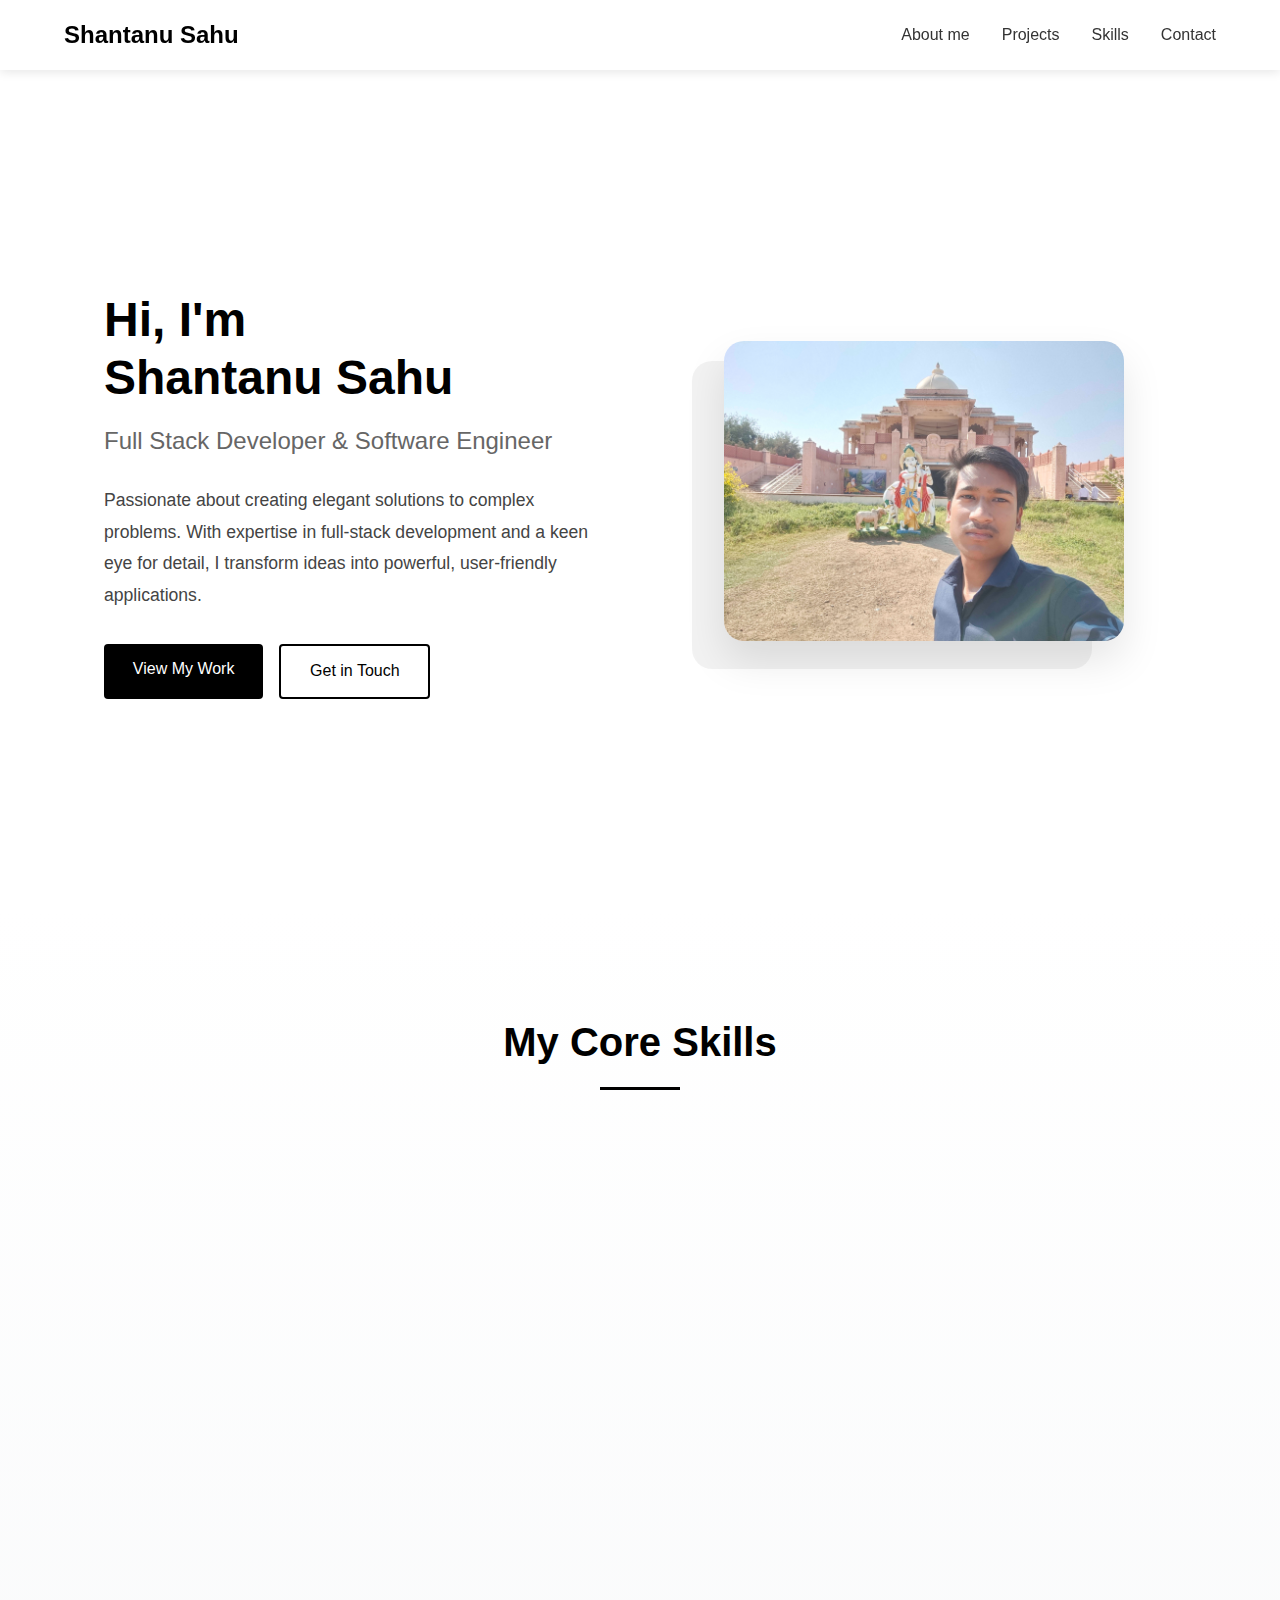
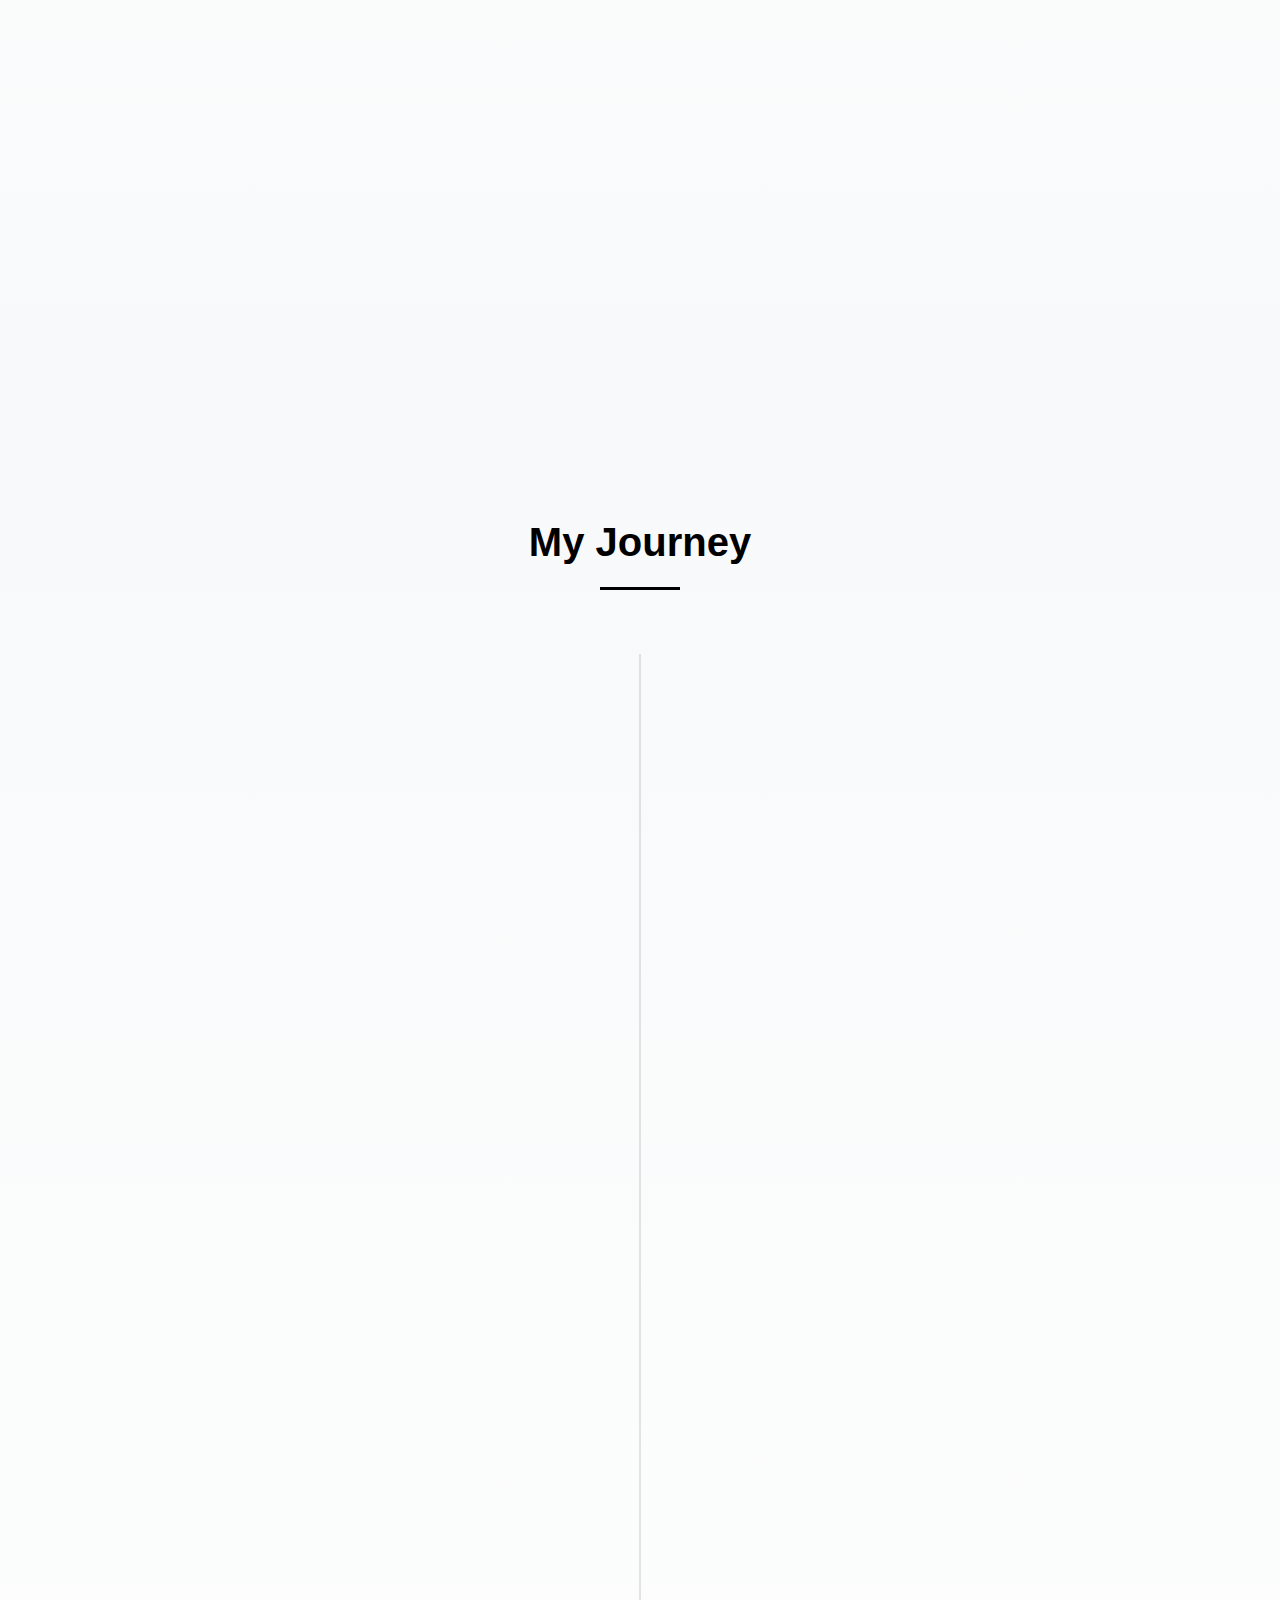
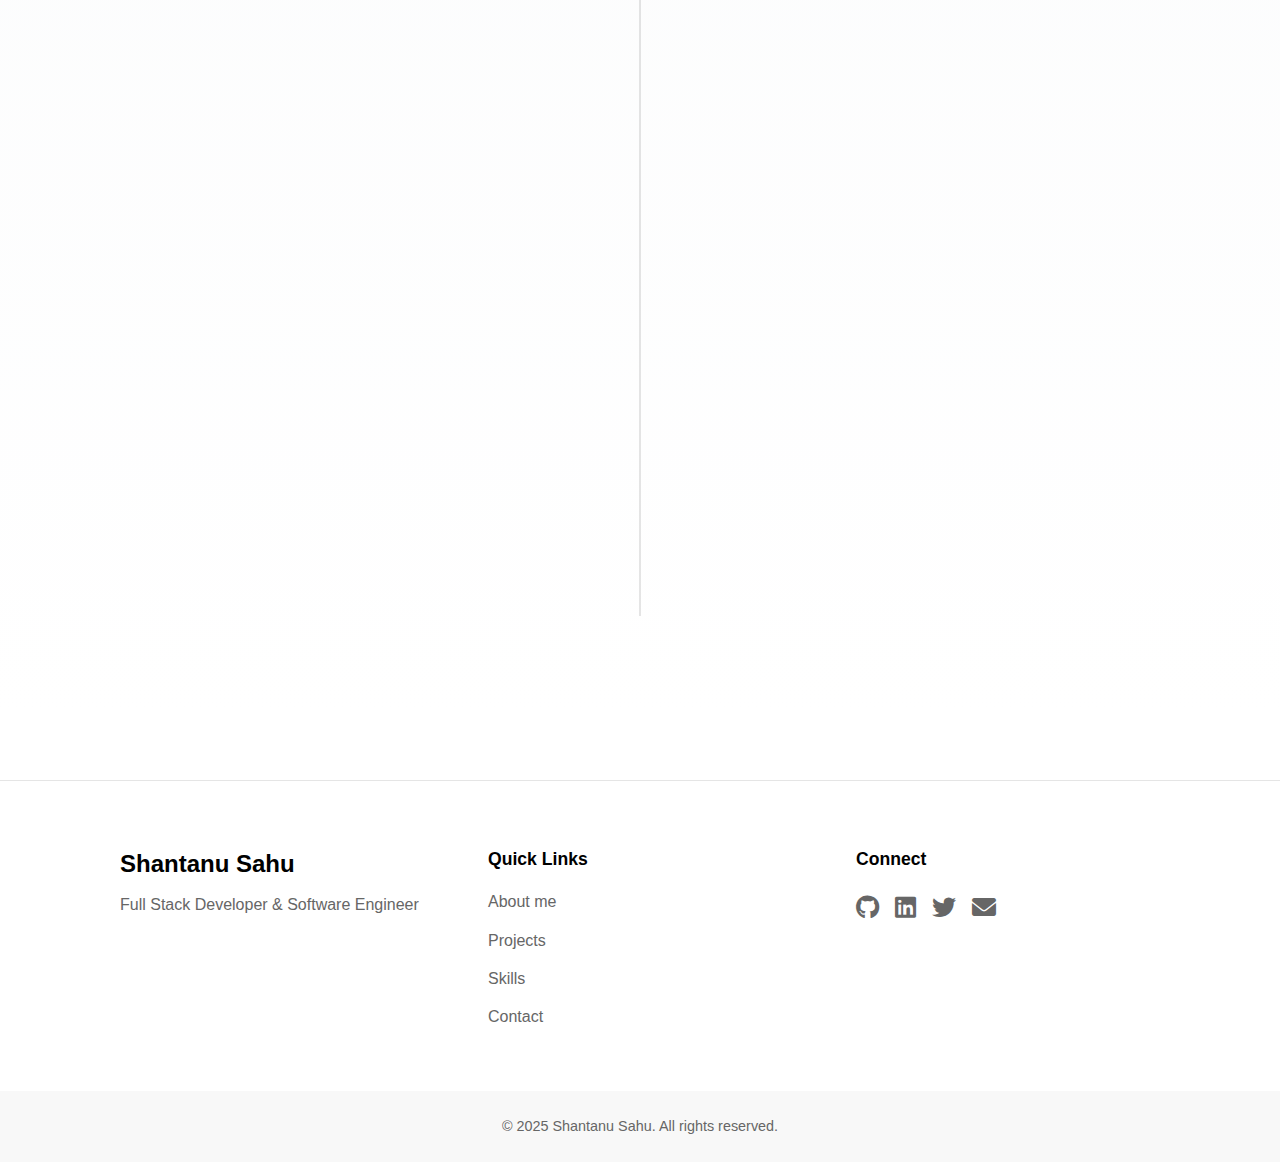
<file: index.html>
<!DOCTYPE html>
<html lang="en">
<head>
    <meta charset="UTF-8">
    <meta name="viewport" content="width=device-width, initial-scale=1.0">
    <title>Shantanu Sahu</title>
    <link rel="stylesheet" href="https://cdnjs.cloudflare.com/ajax/libs/font-awesome/6.0.0/css/all.min.css">
    <link rel="stylesheet" href="style.css">
</head>
<body>
    <nav class="navbar">
        <div class="nav-brand">
            <a href="./index.html" class="logo">Shantanu Sahu</a>
        </div>
        <div class="nav-toggle" id="navToggle">
            <i class="fas fa-bars"></i>
        </div>
        <ul class="nav-menu">
            <li class="nav-item"><a href="./about.html" class="nav-link">About me</a></li>
            <li class="nav-item"><a href="./projects.html" class="nav-link">Projects</a></li>
            <li class="nav-item"><a href="./skills.html" class="nav-link">Skills</a></li>
            <li class="nav-item"><a href="./contact.html" class="nav-link">Contact</a></li>
        </ul>
    </nav>

    <section class="hero-section">
        <div class="hero-container">
            <div class="hero-content">
                <div class="hero-text">
                    <h1 class="hero-title">Hi, I'm <span class="highlight">Shantanu Sahu</span></h1>
                    <h2 class="hero-subtitle">Full Stack Developer & Software Engineer</h2>
                    <p class="hero-description">
                        Passionate about creating elegant solutions to complex problems. 
                        With expertise in full-stack development and a keen eye for detail, 
                        I transform ideas into powerful, user-friendly applications.
                    </p>
                    <div class="hero-buttons">
                        <a href="./projects.html" class="btn btn-primary">View My Work</a>
                        <a href="./contact.html" class="btn btn-secondary">Get in Touch</a>
                    </div>
                </div>
                <div class="hero-image">
                    <img src="./assets/profile-image.jpg" alt="Shantanu Sahu" class="profile-image">
                    <div class="background-shape"></div>
                </div>
            </div>
        </div>
    </section>

        <section class="section-2" id="skills">
        <div class="container">
            <h2 class="section-title">My Core Skills</h2>
            <div class="skills-grid">
                <!-- Card 1 -->
                <div class="skill-card">
                    <div class="card-icon">
                        <i class="fas fa-code"></i>
                    </div>
                    <h3 class="card-title">Full Stack Web Development</h3>
                    <p class="card-content">
                        Expertise in building responsive web applications using modern technologies like React, Node.js, Express, and MongoDB.
                    </p>
                    <div class="skill-level">
                        <div class="level-bar" style="width: 90%;"></div>
                        <span>90%</span>
                    </div>
                </div>
                
                <!-- Card 2 -->
                <div class="skill-card">
                    <div class="card-icon">
                        <i class="fas fa-mobile-alt"></i>
                    </div>
                    <h3 class="card-title">Full Stack App Development</h3>
                    <p class="card-content">
                        Skilled in developing cross-platform mobile applications using React Native and Flutter with backend integration.
                    </p>
                    <div class="skill-level">
                        <div class="level-bar" style="width: 85%;"></div>
                        <span>85%</span>
                    </div>
                </div>
                
                <!-- Card 3 -->
                <div class="skill-card">
                    <div class="card-icon">
                        <i class="fas fa-project-diagram"></i>
                    </div>
                    <h3 class="card-title">DSA in Python</h3>
                    <p class="card-content">
                        Strong foundation in Data Structures and Algorithms with Python, solving complex problems efficiently.
                    </p>
                    <div class="skill-level">
                        <div class="level-bar" style="width: 88%;"></div>
                        <span>88%</span>
                    </div>
                </div>
                
                <!-- Card 4 -->
                <div class="skill-card">
                    <div class="card-icon">
                        <i class="fas fa-chart-bar"></i>
                    </div>
                    <h3 class="card-title">Data Analysis</h3>
                    <p class="card-content">
                        Proficient in data cleaning, visualization, and statistical analysis using Python, Pandas, and SQL.
                    </p>
                    <div class="skill-level">
                        <div class="level-bar" style="width: 82%;"></div>
                        <span>82%</span>
                    </div>
                </div>
            </div>
        </div>
    </section>

    <section class="timeline-section" id="journey">
        <div class="container">
            <h2 class="section-title">My Journey</h2>
            <div class="timeline">
                <div class="timeline-item">
                    <div class="timeline-dot"></div>
                    <div class="timeline-content">
                        <div class="timeline-date">2024 - Present</div>
                        <h3>Dual Degree Journey Begins</h3>
                        <p>Started BS in Data Science and Applications at IIT Madras while continuing my B.E. Journey showing determination for parallel learning and growth.</p>
                        <span class="timeline-location">IIT Madras</span>
                    </div>
                </div>

                <div class="timeline-item">
                    <div class="timeline-dot"></div>
                    <div class="timeline-content">
                        <div class="timeline-date">2023 - Present</div>
                        <h3>Bachelor of Engineering</h3>
                        <p>Embarked on my engineering journey in Electronics and Communication, diving deep into the world of technology and innovation.</p>
                        <span class="timeline-location">Electronics & Communication Engineering</span>
                    </div>
                </div>

                <div class="timeline-item">
                    <div class="timeline-dot"></div>
                    <div class="timeline-content">
                        <div class="timeline-date">March 2022</div>
                        <h3>Higher Secondary Education</h3>
                        <p>Successfully completed Class 12th, marking the end of school education and preparing for higher studies.</p>
                        <span class="timeline-location">12th Standard</span>
                    </div>
                </div>

                <div class="timeline-item">
                    <div class="timeline-dot"></div>
                    <div class="timeline-content">
                        <div class="timeline-date">March 2020</div>
                        <h3>Secondary Education</h3>
                        <p>Completed Class 10th, laying the foundation for future academic pursuits.</p>
                        <span class="timeline-location">10th Standard</span>
                    </div>
                </div>

                <div class="timeline-item">
                    <div class="timeline-dot"></div>
                    <div class="timeline-content">
                        <div class="timeline-date">October 2005</div>
                        <h3>The Beginning</h3>
                        <p>Where the journey began. Born with a destiny to explore and create in the world of technology.</p>
                        <span class="timeline-location">Birth Date</span>
                    </div>
                </div>
            </div>
        </div>
    </section>

    <footer class="footer">
        <div class="footer-content">
            <div class="footer-section">
                <h3 class="footer-title">Shantanu Sahu</h3>
                <p class="footer-description">Full Stack Developer & Software Engineer</p>
            </div>
            <div class="footer-section">
                <h4 class="footer-subtitle">Quick Links</h4>
                <ul class="footer-links">
                    <li><a href="./about.html">About me</a></li>
                    <li><a href="./projects.html">Projects</a></li>
                    <li><a href="./skills.html">Skills</a></li>
                    <li><a href="./contact.html">Contact</a></li>
                </ul>
            </div>
            <div class="footer-section">
                <h4 class="footer-subtitle">Connect</h4>
                <div class="social-links">
                    <a href="#" class="social-link"><i class="fab fa-github"></i></a>
                    <a href="#" class="social-link"><i class="fab fa-linkedin"></i></a>
                    <a href="#" class="social-link"><i class="fab fa-twitter"></i></a>
                    <a href="#" class="social-link"><i class="fas fa-envelope"></i></a>
                </div>
            </div>
        </div>
        <div class="footer-bottom">
            <p>&copy; 2025 Shantanu Sahu. All rights reserved.</p>
        </div>
    </footer>

    <script src="script.js"></script>
</body>
</html>
</file>
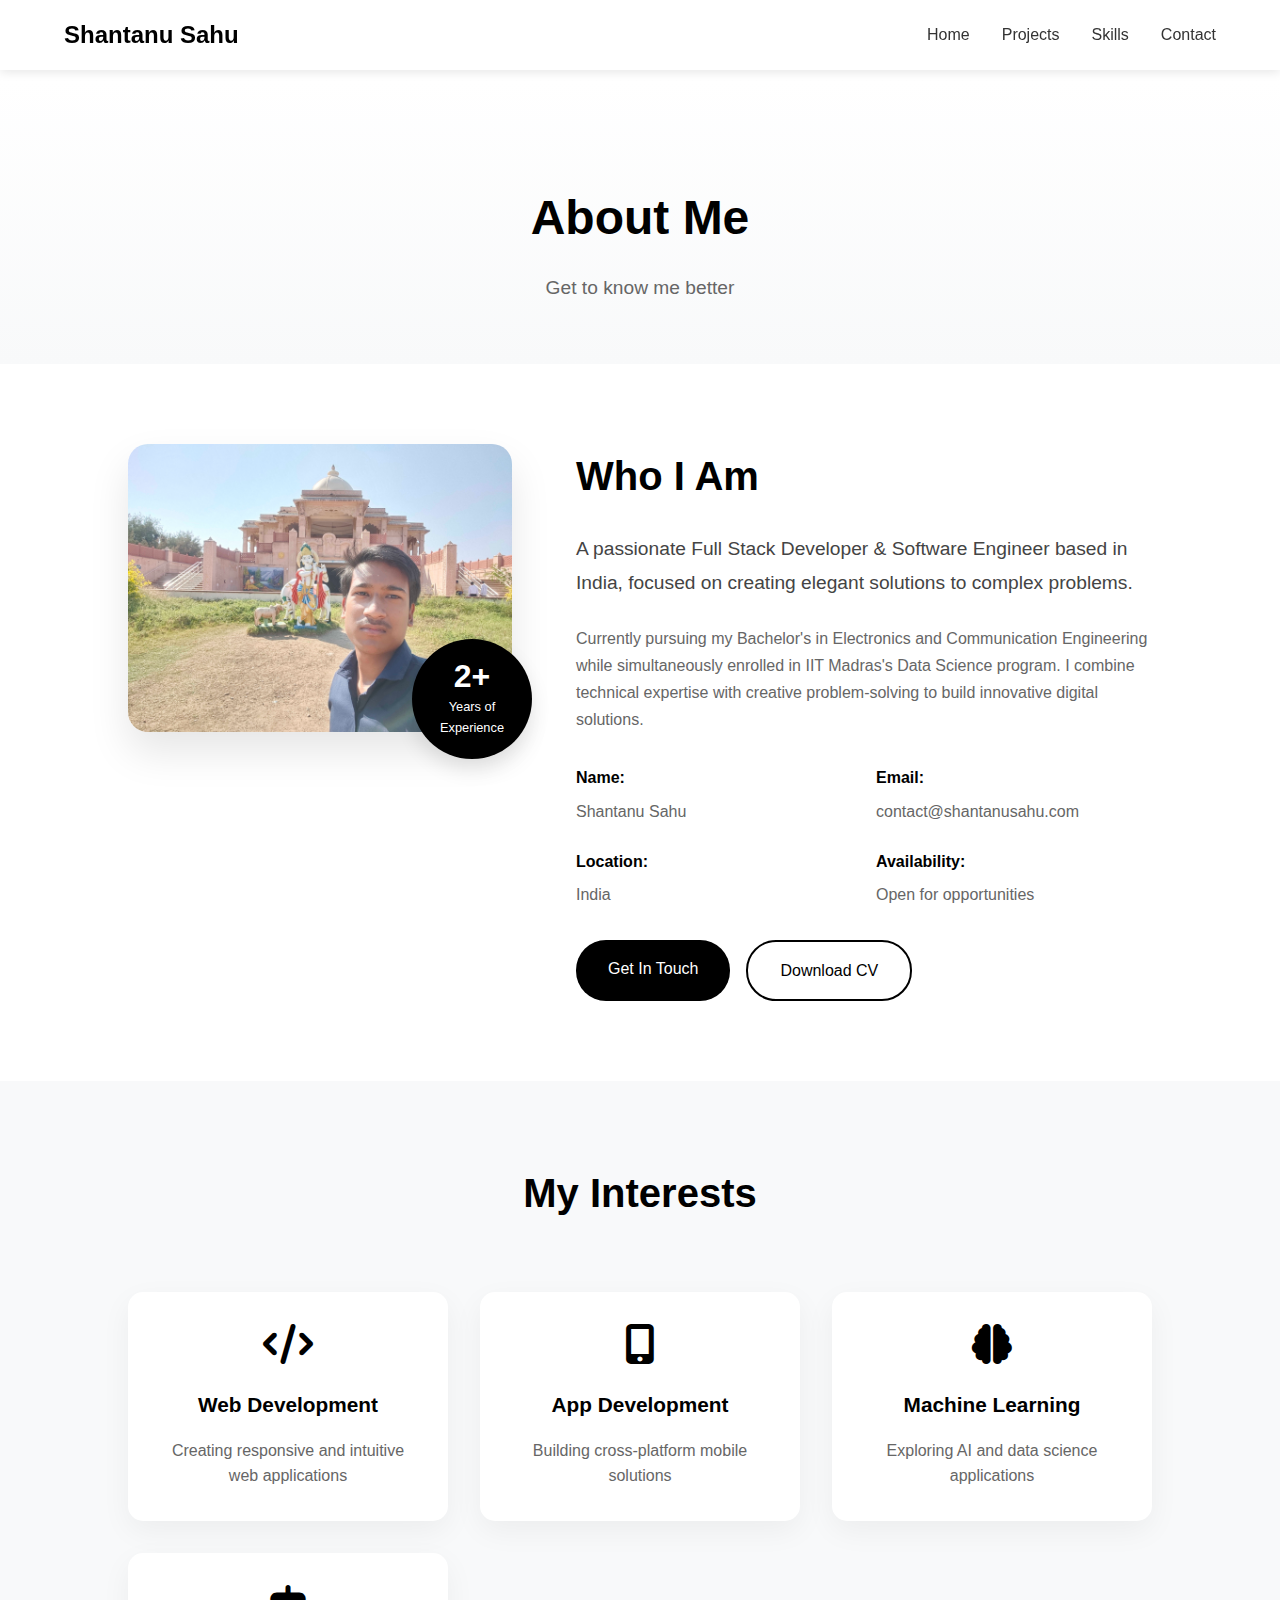
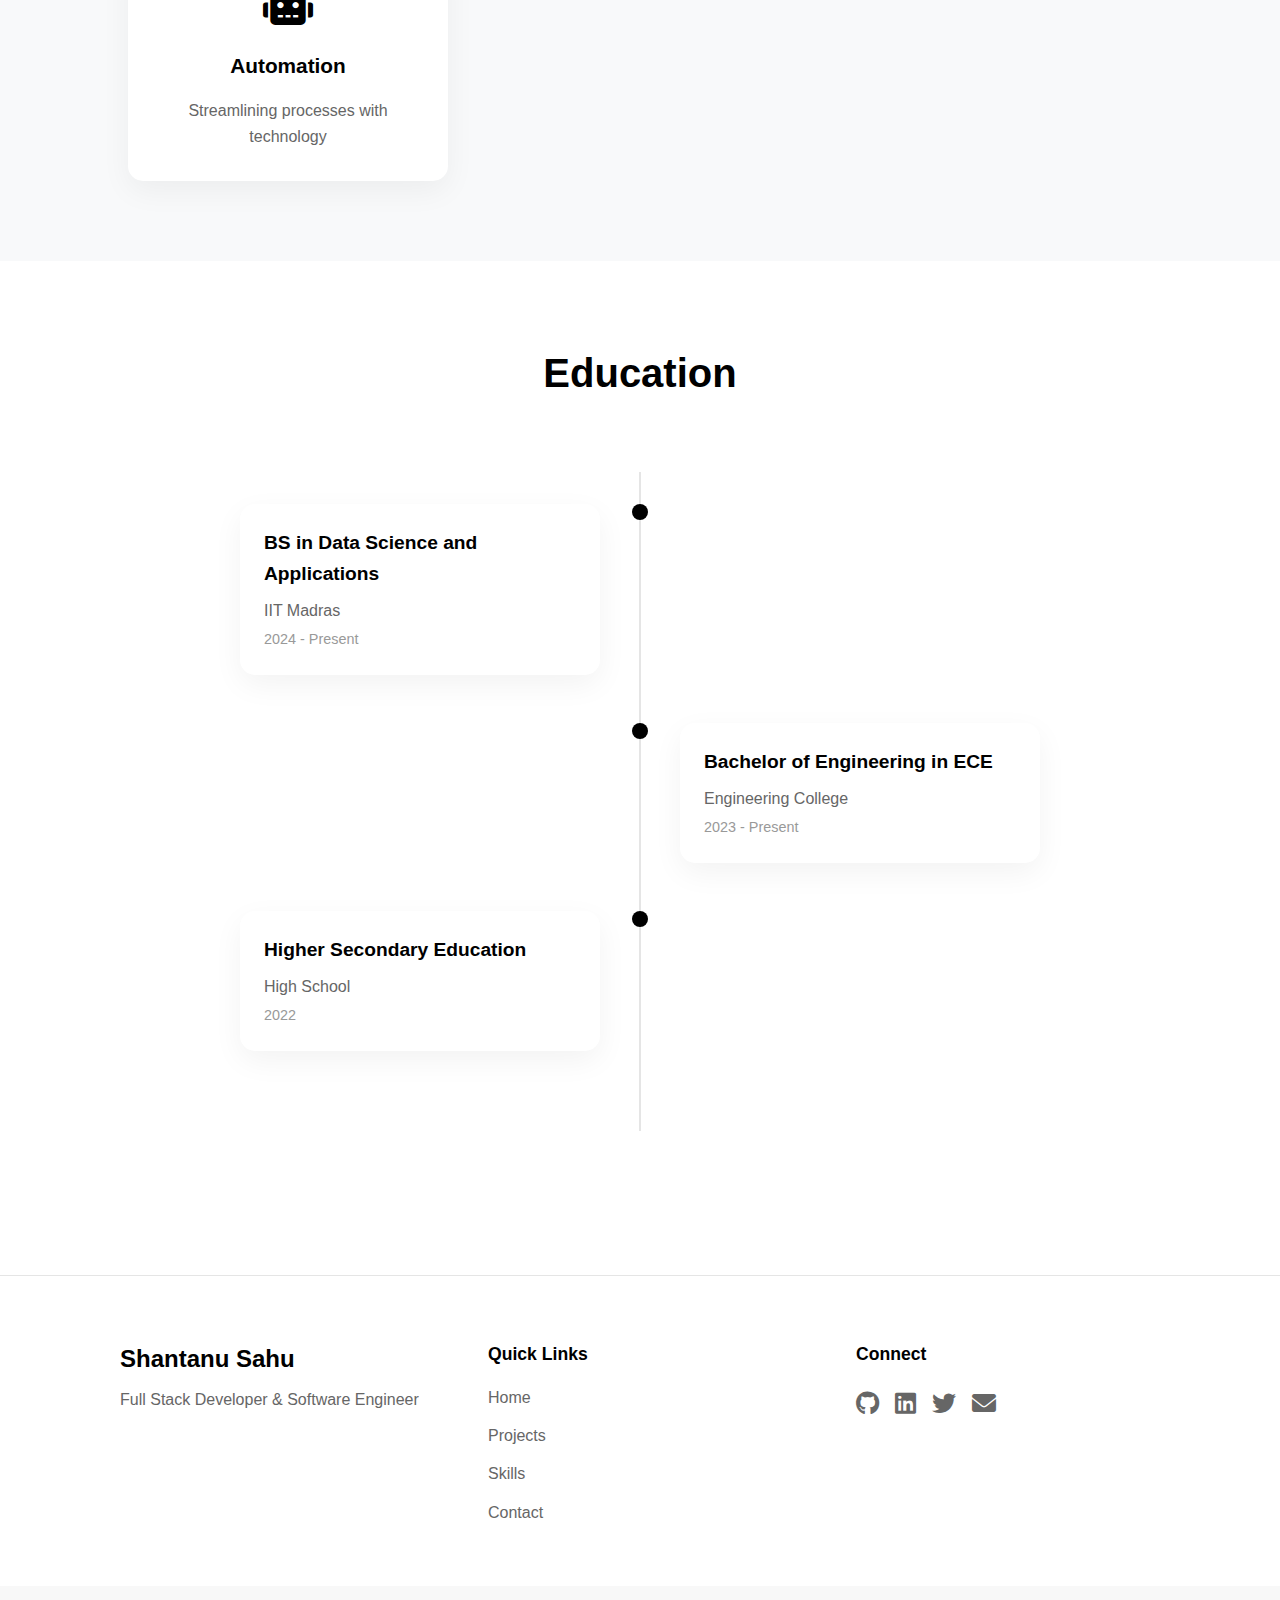
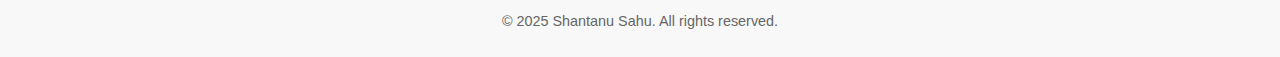
<file: about.html>
<!DOCTYPE html>
<html lang="en">
<head>
    <meta charset="UTF-8">
    <meta name="viewport" content="width=device-width, initial-scale=1.0">
    <title>Shantanu Sahu</title>
    <link rel="stylesheet" href="https://cdnjs.cloudflare.com/ajax/libs/font-awesome/6.0.0/css/all.min.css">
    <link rel="stylesheet" href="style.css">
    <link rel="stylesheet" href="about.css">
</head>
<body>
    <nav class="navbar">
        <div class="nav-brand">
            <a href="./index.html" class="logo">Shantanu Sahu</a>
        </div>
        <div class="nav-toggle" id="navToggle">
            <i class="fas fa-bars"></i>
        </div>
        <ul class="nav-menu">
            <li class="nav-item"><a href="./index.html" class="nav-link active">Home</a></li>
            <li class="nav-item"><a href="./projects.html" class="nav-link">Projects</a></li>
            <li class="nav-item"><a href="./skills.html" class="nav-link">Skills</a></li>
            <li class="nav-item"><a href="./contact.html" class="nav-link">Contact</a></li>
        </ul>
    </nav>

    <section class="about-hero">
        <div class="container">
            <h1 class="about-title">About Me</h1>
            <p class="about-subtitle">Get to know me better</p>
        </div>
    </section>

    <section class="about-content">
        <div class="container">
            <div class="about-grid">
                <div class="about-image">
                    <img src="./assets/profile-image.jpg" alt="Shantanu Sahu">
                    <div class="experience-badge">
                        <span class="years">2+</span>
                        <span class="text">Years of<br>Experience</span>
                    </div>
                </div>
                <div class="about-text">
                    <h2>Who I Am</h2>
                    <p class="lead-text">A passionate Full Stack Developer & Software Engineer based in India, focused on creating elegant solutions to complex problems.</p>
                    <p class="bio-text">Currently pursuing my Bachelor's in Electronics and Communication Engineering while simultaneously enrolled in IIT Madras's Data Science program. I combine technical expertise with creative problem-solving to build innovative digital solutions.</p>
                    <div class="personal-info">
                        <div class="info-item">
                            <span class="info-label">Name:</span>
                            <span class="info-value">Shantanu Sahu</span>
                        </div>
                        <div class="info-item">
                            <span class="info-label">Email:</span>
                            <span class="info-value">contact@shantanusahu.com</span>
                        </div>
                        <div class="info-item">
                            <span class="info-label">Location:</span>
                            <span class="info-value">India</span>
                        </div>
                        <div class="info-item">
                            <span class="info-label">Availability:</span>
                            <span class="info-value">Open for opportunities</span>
                        </div>
                    </div>
                    <div class="about-cta">
                        <a href="./contact.html" class="btn btn-primary">Get In Touch</a>
                        <a href="./assets/resume.pdf" class="btn btn-secondary" download>Download CV</a>
                    </div>
                </div>
            </div>
        </div>
    </section>

    <section class="interests-section">
        <div class="container">
            <h2 class="section-title">My Interests</h2>
            <div class="interests-grid">
                <div class="interest-card">
                    <i class="fas fa-code"></i>
                    <h3>Web Development</h3>
                    <p>Creating responsive and intuitive web applications</p>
                </div>
                <div class="interest-card">
                    <i class="fas fa-mobile-alt"></i>
                    <h3>App Development</h3>
                    <p>Building cross-platform mobile solutions</p>
                </div>
                <div class="interest-card">
                    <i class="fas fa-brain"></i>
                    <h3>Machine Learning</h3>
                    <p>Exploring AI and data science applications</p>
                </div>
                <div class="interest-card">
                    <i class="fas fa-robot"></i>
                    <h3>Automation</h3>
                    <p>Streamlining processes with technology</p>
                </div>
            </div>
        </div>
    </section>

    <section class="education-section">
        <div class="container">
            <h2 class="section-title">Education</h2>
            <div class="education-timeline">
                <div class="education-item">
                    <div class="education-content">
                        <h3>BS in Data Science and Applications</h3>
                        <p class="institution">IIT Madras</p>
                        <p class="period">2024 - Present</p>
                    </div>
                </div>
                <div class="education-item">
                    <div class="education-content">
                        <h3>Bachelor of Engineering in ECE</h3>
                        <p class="institution">Engineering College</p>
                        <p class="period">2023 - Present</p>
                    </div>
                </div>
                <div class="education-item">
                    <div class="education-content">
                        <h3>Higher Secondary Education</h3>
                        <p class="institution">High School</p>
                        <p class="period">2022</p>
                    </div>
                </div>
            </div>
        </div>
    </section>

    <footer class="footer">
        <div class="footer-content">
            <div class="footer-section">
                <h3 class="footer-title">Shantanu Sahu</h3>
                <p class="footer-description">Full Stack Developer & Software Engineer</p>
            </div>
            <div class="footer-section">
                <h4 class="footer-subtitle">Quick Links</h4>
                <ul class="footer-links">
                    <li><a href="./index.html">Home</a></li>
                    <li><a href="./projects.html">Projects</a></li>
                    <li><a href="./skills.html">Skills</a></li>
                    <li><a href="./contact.html">Contact</a></li>
                </ul>
            </div>
            <div class="footer-section">
                <h4 class="footer-subtitle">Connect</h4>
                <div class="social-links">
                    <a href="#" class="social-link"><i class="fab fa-github"></i></a>
                    <a href="#" class="social-link"><i class="fab fa-linkedin"></i></a>
                    <a href="#" class="social-link"><i class="fab fa-twitter"></i></a>
                    <a href="#" class="social-link"><i class="fas fa-envelope"></i></a>
                </div>
            </div>
        </div>
        <div class="footer-bottom">
            <p>&copy; 2025 Shantanu Sahu. All rights reserved.</p>
        </div>
    </footer>

    <script src="script.js"></script>
</body>
</html>
</file>
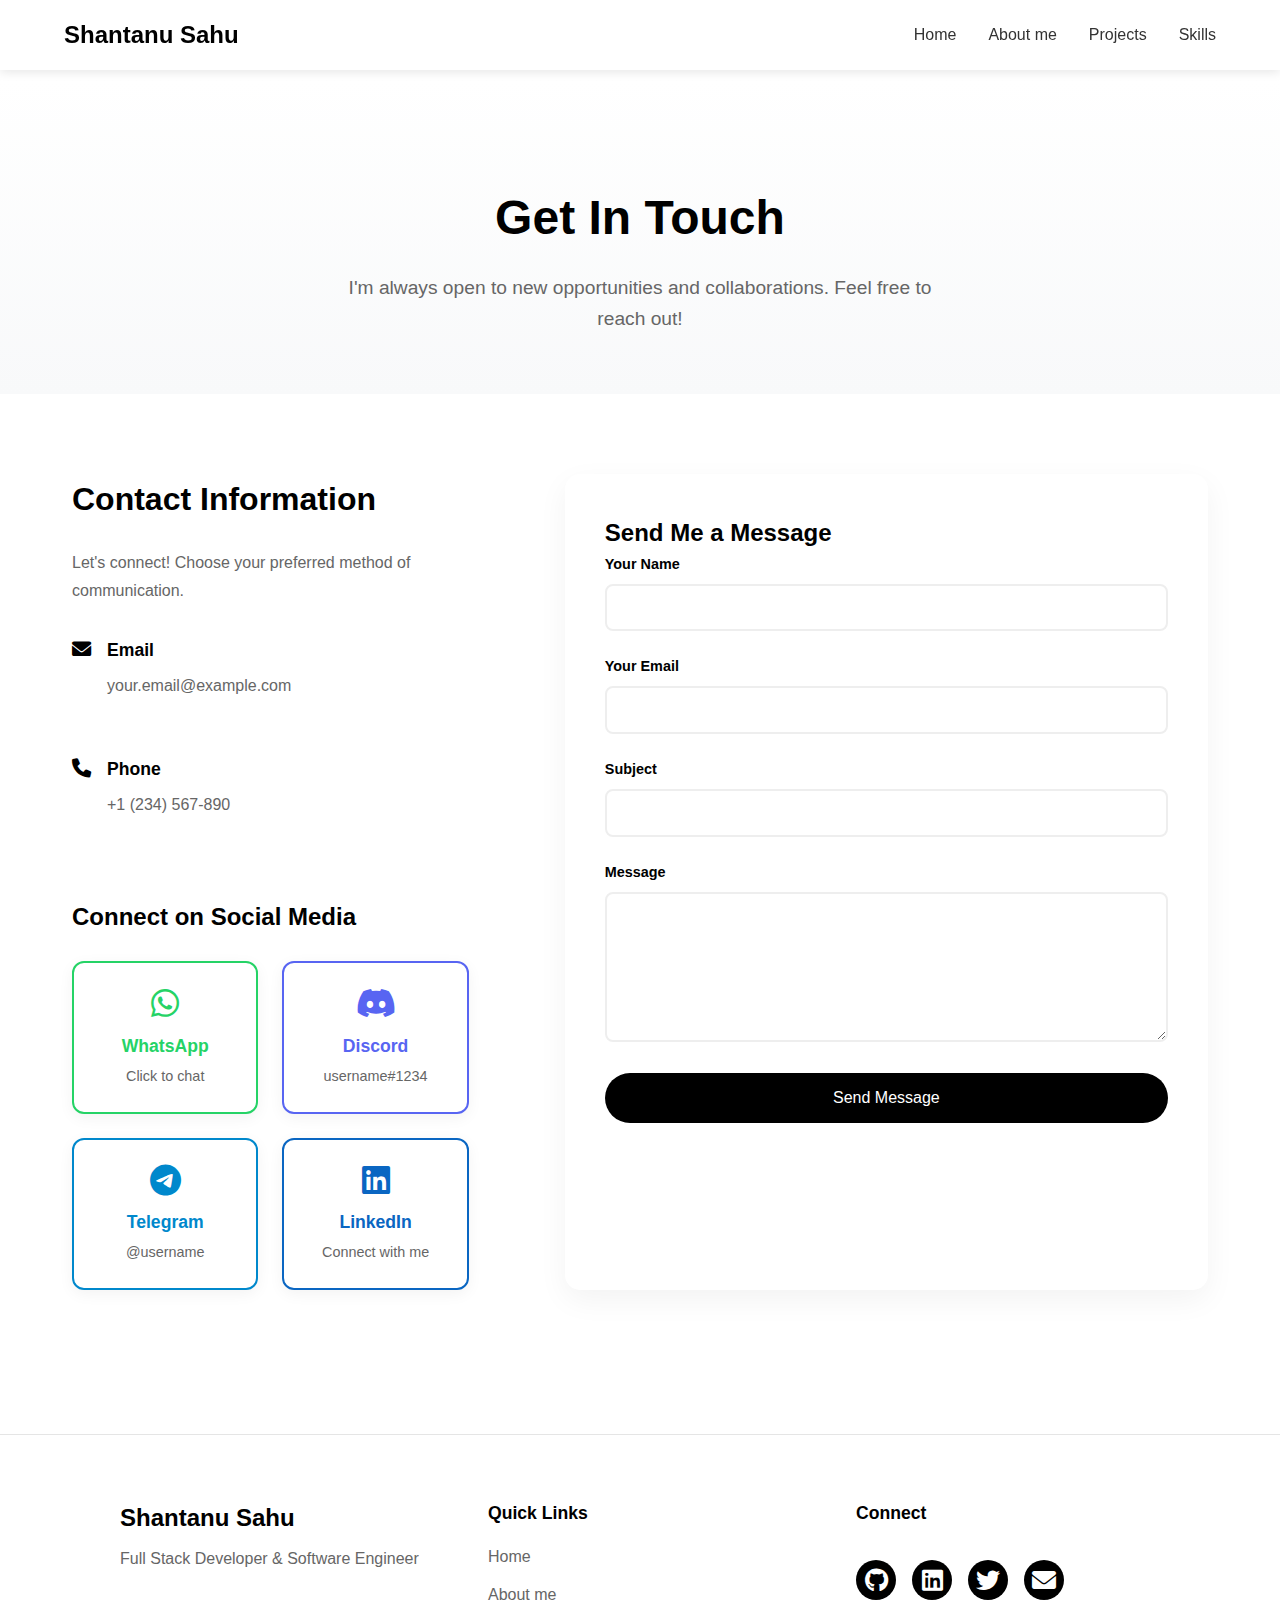
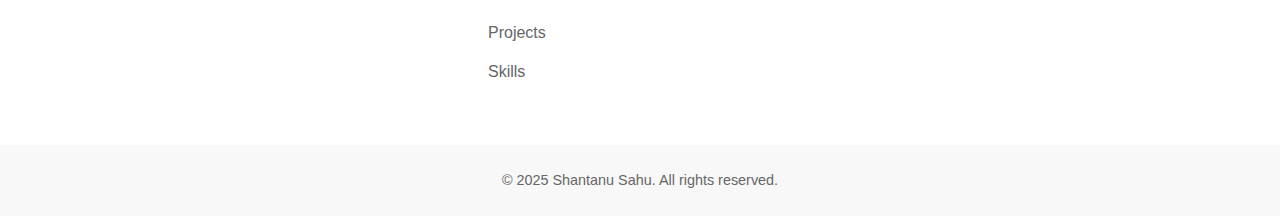
<file: contact.html>
<!DOCTYPE html>
<html lang="en">
<head>
    <meta charset="UTF-8">
    <meta name="viewport" content="width=device-width, initial-scale=1.0">
    <title>Shantanu Sahu</title>
    <link rel="stylesheet" href="https://cdnjs.cloudflare.com/ajax/libs/font-awesome/6.0.0/css/all.min.css">
    <link rel="stylesheet" href="style.css">
    <link rel="stylesheet" href="contact.css">
</head>
<body>
    <nav class="navbar">
        <div class="nav-brand">
            <a href="./index.html" class="logo">Shantanu Sahu</a>
        </div>
        <div class="nav-toggle" id="navToggle">
            <i class="fas fa-bars"></i>
        </div>
        <ul class="nav-menu">
            <li class="nav-item"><a href="./index.html" class="nav-link active">Home</a></li>
            <li class="nav-item"><a href="./about.html" class="nav-link">About me</a></li>
            <li class="nav-item"><a href="./projects.html" class="nav-link">Projects</a></li>
            <li class="nav-item"><a href="./skills.html" class="nav-link">Skills</a></li>
        </ul>
    </nav>

    <!-- Contact Hero Section -->
    <section class="contact-hero">
        <h1 class="contact-title">Get In Touch</h1>
        <p class="contact-subtitle">I'm always open to new opportunities and collaborations. Feel free to reach out!</p>
    </section>

    <!-- Main Contact Section -->
    <section class="contact-section">
        <div class="contact-container">
            <!-- Contact Information -->
            <div class="contact-info">
                <h2>Contact Information</h2>
                <p>Let's connect! Choose your preferred method of communication.</p>
                
                <ul class="contact-details">
                    <li>
                        <i class="fas fa-envelope"></i>
                        <div class="detail-content">
                            <h3>Email</h3>
                            <p><a href="mailto:your.email@example.com">your.email@example.com</a></p>
                        </div>
                    </li>
                    <li>
                        <i class="fas fa-phone"></i>
                        <div class="detail-content">
                            <h3>Phone</h3>
                            <p><a href="tel:+1234567890">+1 (234) 567-890</a></p>
                        </div>
                    </li>
                </ul>

                <div class="social-connect">
                    <h3>Connect on Social Media</h3>
                    <div class="social-grid">
                        <a href="#" class="social-card whatsapp">
                            <i class="fab fa-whatsapp"></i>
                            <span>WhatsApp</span>
                            <small>Click to chat</small>
                        </a>
                        <a href="#" class="social-card discord">
                            <i class="fab fa-discord"></i>
                            <span>Discord</span>
                            <small>username#1234</small>
                        </a>
                        <a href="#" class="social-card telegram">
                            <i class="fab fa-telegram"></i>
                            <span>Telegram</span>
                            <small>@username</small>
                        </a>
                        <a href="#" class="social-card linkedin">
                            <i class="fab fa-linkedin"></i>
                            <span>LinkedIn</span>
                            <small>Connect with me</small>
                        </a>
                    </div>
                </div>
            </div>

            <!-- Contact Form -->
            <div class="contact-form">
                <h2>Send Me a Message</h2>
                <form id="contactForm">
                    <div class="form-group">
                        <label for="name" class="form-label">Your Name</label>
                        <input type="text" id="name" class="form-control" required>
                    </div>
                    <div class="form-group">
                        <label for="email" class="form-label">Your Email</label>
                        <input type="email" id="email" class="form-control" required>
                    </div>
                    <div class="form-group">
                        <label for="subject" class="form-label">Subject</label>
                        <input type="text" id="subject" class="form-control" required>
                    </div>
                    <div class="form-group">
                        <label for="message" class="form-label">Message</label>
                        <textarea id="message" class="form-control" rows="6" required></textarea>
                    </div>
                    <button type="submit" class="submit-btn">
                        <span class="btn-text">Send Message</span>
                        <span class="loading-spinner"></span>
                    </button>
                    <div class="form-message"></div>
                </form>
            </div>
        </div>
    </section>

    <footer class="footer">
        <div class="footer-content">
            <div class="footer-section">
                <h3 class="footer-title">Shantanu Sahu</h3>
                <p class="footer-description">Full Stack Developer & Software Engineer</p>
            </div>
            <div class="footer-section">
                <h4 class="footer-subtitle">Quick Links</h4>
                <ul class="footer-links">
                    <li><a href="./index.html">Home</a></li>
                    <li><a href="./about.html">About me</a></li>
                    <li><a href="./projects.html">Projects</a></li>
                    <li><a href="./skills.html">Skills</a></li>
                </ul>
            </div>
            <div class="footer-section">
                <h4 class="footer-subtitle">Connect</h4>
                <div class="social-links">
                    <a href="#" class="social-link"><i class="fab fa-github"></i></a>
                    <a href="#" class="social-link"><i class="fab fa-linkedin"></i></a>
                    <a href="#" class="social-link"><i class="fab fa-twitter"></i></a>
                    <a href="#" class="social-link"><i class="fas fa-envelope"></i></a>
                </div>
            </div>
        </div>
        <div class="footer-bottom">
            <p>&copy; 2025 Shantanu Sahu. All rights reserved.</p>
        </div>
    </footer>

    <script src="script.js"></script>
</body>
</html>
</file>
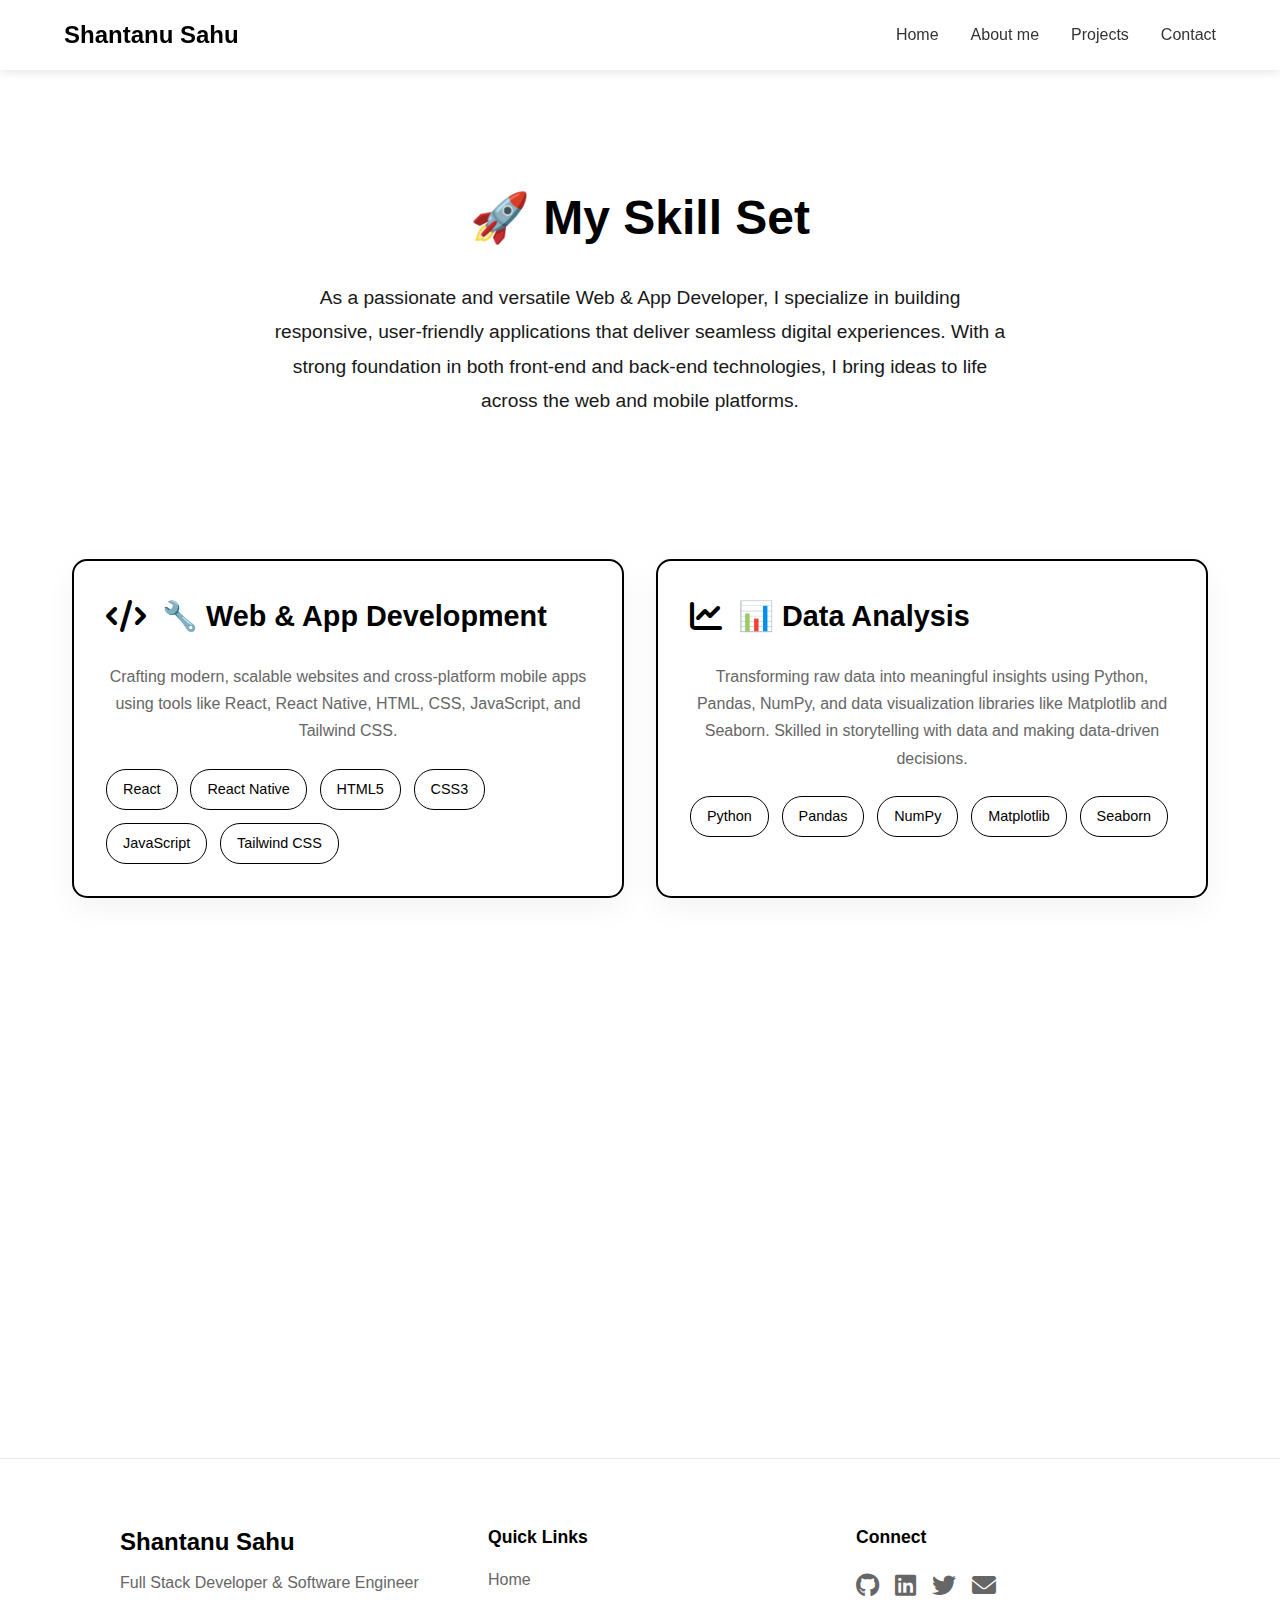
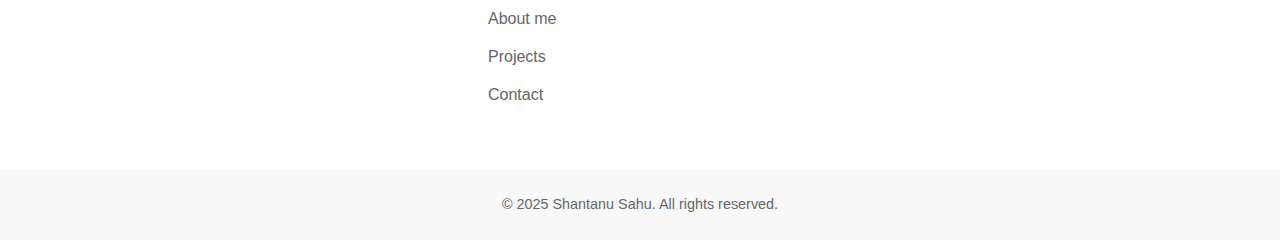
<file: skills.html>
<!DOCTYPE html>
<html lang="en">
<head>
    <meta charset="UTF-8">
    <meta name="viewport" content="width=device-width, initial-scale=1.0">
    <title>Shantanu Sahu</title>
    <link rel="stylesheet" href="https://cdnjs.cloudflare.com/ajax/libs/font-awesome/6.0.0/css/all.min.css">
    <link rel="stylesheet" href="style.css">
    <link rel="stylesheet" href="skills.css">
</head>
<body>
    <nav class="navbar">
        <div class="nav-brand">
            <a href="./index.html" class="logo">Shantanu Sahu</a>
        </div>
        <div class="nav-toggle" id="navToggle">
            <i class="fas fa-bars"></i>
        </div>
        <ul class="nav-menu">
            <li class="nav-item"><a href="./index.html" class="nav-link active">Home</a></li>
            <li class="nav-item"><a href="./about.html" class="nav-link">About me</a></li>
            <li class="nav-item"><a href="./projects.html" class="nav-link">Projects</a></li>
            <li class="nav-item"><a href="./contact.html" class="nav-link">Contact</a></li>
        </ul>
    </nav>

    <!-- Skills Hero Section -->
    <section class="skills-hero">
        <h1 class="skills-title">🚀 My Skill Set</h1>
        <p class="skills-intro">
            As a passionate and versatile Web & App Developer, I specialize in building responsive, user-friendly applications that deliver seamless digital experiences. With a strong foundation in both front-end and back-end technologies, I bring ideas to life across the web and mobile platforms.
        </p>
    </section>

    <!-- Main Skills Section -->
    <section class="skills-section">
        <div class="skills-container">
            <!-- Web & App Development -->
            <div class="skill-card" data-aos="fade-up">
                <div class="skill-header">
                    <i class="fas fa-code"></i>
                    <h2>🔧 Web & App Development</h2>
                </div>
                <div class="skill-content">
                    <p>Crafting modern, scalable websites and cross-platform mobile apps using tools like React, React Native, HTML, CSS, JavaScript, and Tailwind CSS.</p>
                    <div class="tech-stack">
                        <span class="tech-badge">React</span>
                        <span class="tech-badge">React Native</span>
                        <span class="tech-badge">HTML5</span>
                        <span class="tech-badge">CSS3</span>
                        <span class="tech-badge">JavaScript</span>
                        <span class="tech-badge">Tailwind CSS</span>
                    </div>
                </div>
            </div>

            <!-- Data Analysis -->
            <div class="skill-card" data-aos="fade-up" data-aos-delay="100">
                <div class="skill-header">
                    <i class="fas fa-chart-line"></i>
                    <h2>📊 Data Analysis</h2>
                </div>
                <div class="skill-content">
                    <p>Transforming raw data into meaningful insights using Python, Pandas, NumPy, and data visualization libraries like Matplotlib and Seaborn. Skilled in storytelling with data and making data-driven decisions.</p>
                    <div class="tech-stack">
                        <span class="tech-badge">Python</span>
                        <span class="tech-badge">Pandas</span>
                        <span class="tech-badge">NumPy</span>
                        <span class="tech-badge">Matplotlib</span>
                        <span class="tech-badge">Seaborn</span>
                    </div>
                </div>
            </div>

            <!-- DSA -->
            <div class="skill-card" data-aos="fade-up" data-aos-delay="200">
                <div class="skill-header">
                    <i class="fas fa-laptop-code"></i>
                    <h2>📚 Data Structures & Algorithms (DSA)</h2>
                </div>
                <div class="skill-content">
                    <p>Solving complex problems efficiently using DSA in Python. Proficient in arrays, linked lists, stacks, queues, trees, graphs, dynamic programming, and more.</p>
                    <div class="tech-stack">
                        <span class="tech-badge">Arrays</span>
                        <span class="tech-badge">Linked Lists</span>
                        <span class="tech-badge">Trees</span>
                        <span class="tech-badge">Graphs</span>
                        <span class="tech-badge">Dynamic Programming</span>
                    </div>
                </div>
            </div>

            <!-- Always Learning -->
            <div class="skill-card" data-aos="fade-up" data-aos-delay="300">
                <div class="skill-header">
                    <i class="fas fa-brain"></i>
                    <h2>🧠 Always Learning</h2>
                </div>
                <div class="skill-content">
                    <p>Committed to continuous growth and staying updated with the latest tech trends, frameworks, and best practices.</p>
                    <div class="learning-progress">
                        <div class="progress-item">
                            <span class="progress-label">Current Focus</span>
                            <div class="progress-bar">
                                <div class="progress" style="width: 75%"></div>
                            </div>
                        </div>
                    </div>
                </div>
            </div>
        </div>
    </section>

    <footer class="footer">
        <div class="footer-content">
            <div class="footer-section">
                <h3 class="footer-title">Shantanu Sahu</h3>
                <p class="footer-description">Full Stack Developer & Software Engineer</p>
            </div>
            <div class="footer-section">
                <h4 class="footer-subtitle">Quick Links</h4>
                <ul class="footer-links">
                    <li><a href="./index.html">Home</a></li>
                    <li><a href="./about.html">About me</a></li>
                    <li><a href="./projects.html">Projects</a></li>
                    <li><a href="./contact.html">Contact</a></li>
                </ul>
            </div>
            <div class="footer-section">
                <h4 class="footer-subtitle">Connect</h4>
                <div class="social-links">
                    <a href="#" class="social-link"><i class="fab fa-github"></i></a>
                    <a href="#" class="social-link"><i class="fab fa-linkedin"></i></a>
                    <a href="#" class="social-link"><i class="fab fa-twitter"></i></a>
                    <a href="#" class="social-link"><i class="fas fa-envelope"></i></a>
                </div>
            </div>
        </div>
        <div class="footer-bottom">
            <p>&copy; 2025 Shantanu Sahu. All rights reserved.</p>
        </div>
    </footer>

    <script src="script.js"></script>
</body>
</html>
</file>
<file: about.css>
/* About Page Styles */

/* Hero Section */
.about-hero {
    padding: 100px 0 60px;
    background: linear-gradient(to bottom, #fff 0%, #f8f9fa 100%);
    text-align: center;
}

.about-title {
    font-size: 3rem;
    color: #000;
    margin-bottom: 1rem;
    font-weight: 700;
}

.about-subtitle {
    font-size: 1.2rem;
    color: #666;
    max-width: 600px;
    margin: 0 auto;
}

/* About Content Section */
.about-content {
    padding: 80px 0;
    background-color: #fff;
}

.about-grid {
    display: grid;
    grid-template-columns: 1fr 1.5fr;
    gap: 4rem;
    align-items: start;
}

.about-image {
    position: relative;
}

.about-image img {
    width: 100%;
    border-radius: 20px;
    box-shadow: 0 20px 40px rgba(0, 0, 0, 0.1);
}

.experience-badge {
    position: absolute;
    bottom: -20px;
    right: -20px;
    background: #000;
    color: #fff;
    padding: 1.5rem;
    border-radius: 50%;
    width: 120px;
    height: 120px;
    display: flex;
    flex-direction: column;
    align-items: center;
    justify-content: center;
    box-shadow: 0 10px 20px rgba(0, 0, 0, 0.1);
}

.experience-badge .years {
    font-size: 2rem;
    font-weight: 700;
    line-height: 1;
}

.experience-badge .text {
    font-size: 0.8rem;
    text-align: center;
    margin-top: 0.3rem;
}

.about-text h2 {
    font-size: 2.5rem;
    color: #000;
    margin-bottom: 1.5rem;
}

.lead-text {
    font-size: 1.2rem;
    color: #444;
    line-height: 1.8;
    margin-bottom: 1.5rem;
}

.bio-text {
    color: #666;
    line-height: 1.7;
    margin-bottom: 2rem;
}

.personal-info {
    display: grid;
    grid-template-columns: repeat(2, 1fr);
    gap: 1.5rem;
    margin-bottom: 2rem;
}

.info-item {
    display: flex;
    flex-direction: column;
    gap: 0.5rem;
}

.info-label {
    font-weight: 600;
    color: #000;
}

.info-value {
    color: #666;
}

.about-cta {
    display: flex;
    gap: 1rem;
}

/* Interest Section */
.interests-section {
    padding: 80px 0;
    background-color: #f8f9fa;
}

.section-title {
    text-align: center;
    font-size: 2.5rem;
    margin-bottom: 3rem;
    color: #000;
}

.interests-grid {
    display: grid;
    grid-template-columns: repeat(auto-fit, minmax(250px, 1fr));
    gap: 2rem;
}

.interest-card {
    background: #fff;
    padding: 2rem;
    border-radius: 15px;
    text-align: center;
    transition: all 0.3s ease;
    box-shadow: 0 10px 30px rgba(0, 0, 0, 0.05);
}

.interest-card:hover {
    transform: translateY(-10px);
    box-shadow: 0 15px 40px rgba(0, 0, 0, 0.1);
}

.interest-card i {
    font-size: 2.5rem;
    color: #000;
    margin-bottom: 1.5rem;
}

.interest-card h3 {
    font-size: 1.3rem;
    color: #000;
    margin-bottom: 1rem;
}

.interest-card p {
    color: #666;
    line-height: 1.6;
}

/* Education Section */
.education-section {
    padding: 80px 0;
    background-color: #fff;
}

.education-timeline {
    max-width: 800px;
    margin: 0 auto;
    position: relative;
    padding: 2rem 0;
}

.education-timeline::before {
    content: '';
    position: absolute;
    left: 50%;
    transform: translateX(-50%);
    width: 2px;
    height: 100%;
    background: rgba(0, 0, 0, 0.1);
    top: 0;
}

.education-item {
    margin-bottom: 3rem;
    position: relative;
    width: 50%;
    padding-right: 40px;
}

.education-item:nth-child(even) {
    margin-left: auto;
    padding-right: 0;
    padding-left: 40px;
}

.education-item::before {
    content: '';
    position: absolute;
    width: 16px;
    height: 16px;
    background: #000;
    border-radius: 50%;
    right: -8px;
    top: 0;
}

.education-item:nth-child(even)::before {
    right: auto;
    left: -8px;
}

.education-content {
    background: #fff;
    padding: 1.5rem;
    border-radius: 15px;
    box-shadow: 0 10px 30px rgba(0, 0, 0, 0.05);
}

.education-content h3 {
    font-size: 1.2rem;
    color: #000;
    margin-bottom: 0.5rem;
}

.institution {
    color: #666;
    margin-bottom: 0.3rem;
}

.period {
    color: #999;
    font-size: 0.9rem;
}

/* Button Styles */
.btn {
    display: inline-block;
    padding: 1rem 2rem;
    border-radius: 30px;
    font-weight: 500;
    text-decoration: none;
    transition: all 0.3s ease;
}

.btn-primary {
    background: #000;
    color: #fff;
}

.btn-primary:hover {
    background: #333;
    transform: translateY(-2px);
}

.btn-secondary {
    background: transparent;
    color: #000;
    border: 2px solid #000;
}

.btn-secondary:hover {
    background: #000;
    color: #fff;
    transform: translateY(-2px);
}

/* Responsive Styles */
@media screen and (max-width: 968px) {
    .about-grid {
        grid-template-columns: 1fr;
        gap: 2rem;
    }

    .experience-badge {
        width: 100px;
        height: 100px;
        bottom: -15px;
        right: -15px;
    }

    .personal-info {
        grid-template-columns: 1fr;
    }

    .about-text h2 {
        font-size: 2rem;
    }
}

@media screen and (max-width: 768px) {
    .about-hero {
        padding: 60px 0 40px;
    }

    .about-title {
        font-size: 2.5rem;
    }

    .education-timeline::before {
        left: 0;
    }

    .education-item {
        width: 100%;
        padding-left: 30px;
        padding-right: 0;
    }

    .education-item:nth-child(even) {
        padding-left: 30px;
    }

    .education-item::before {
        left: -8px;
        right: auto;
    }

    .about-cta {
        flex-direction: column;
    }

    .btn {
        width: 100%;
        text-align: center;
    }
}

@media screen and (max-width: 480px) {
    .about-title {
        font-size: 2rem;
    }

    .interests-grid {
        grid-template-columns: 1fr;
    }

    .education-content {
        padding: 1rem;
    }
}
</file>
<file: contact.css>
/* Contact Page Styles */

/* Hero Section */
.contact-hero {
    padding: 100px 0 60px;
    background: linear-gradient(to bottom, #fff 0%, #f8f9fa 100%);
    text-align: center;
}

.contact-title {
    font-size: 3rem;
    color: #000;
    margin-bottom: 1rem;
    font-weight: 700;
}

.contact-subtitle {
    font-size: 1.2rem;
    color: #666;
    max-width: 600px;
    margin: 0 auto;
}

/* Contact Section */
.contact-section {
    padding: 80px 0;
    background-color: #fff;
}

.contact-container {
    max-width: 1200px;
    margin: 0 auto;
    display: grid;
    grid-template-columns: 1fr 1.5fr;
    gap: 4rem;
    padding: 0 2rem;
}

/* Contact Information */
.contact-info {
    padding-right: 2rem;
}

.contact-info h2 {
    font-size: 2rem;
    color: #000;
    margin-bottom: 1.5rem;
}

.contact-info p {
    color: #666;
    line-height: 1.7;
    margin-bottom: 2rem;
}

.contact-details {
    list-style: none;
    padding: 0;
    margin: 0;
}

.contact-details li {
    display: flex;
    align-items: flex-start;
    margin-bottom: 1.5rem;
    color: #444;
}

.contact-details i {
    font-size: 1.2rem;
    color: #000;
    margin-right: 1rem;
    margin-top: 0.2rem;
}

.contact-details .detail-content {
    flex: 1;
}

.contact-details h3 {
    font-size: 1.1rem;
    color: #000;
    margin-bottom: 0.5rem;
}

/* Social Links */
.social-links {
    display: flex;
    gap: 1rem;
    margin-top: 2rem;
}

.social-link {
    width: 40px;
    height: 40px;
    border-radius: 50%;
    background: #000;
    color: #fff;
    display: flex;
    align-items: center;
    justify-content: center;
    text-decoration: none;
    transition: all 0.3s ease;
}

.social-link:hover {
    transform: translateY(-3px);
    background: #333;
}

/* Social Media Grid */
.social-connect {
    margin-top: 3rem;
}

.social-connect h3 {
    font-size: 1.5rem;
    color: #000;
    margin-bottom: 1.5rem;
}

.social-grid {
    display: grid;
    grid-template-columns: repeat(2, 1fr);
    gap: 1.5rem;
}

.social-card {
    display: flex;
    flex-direction: column;
    align-items: center;
    padding: 1.5rem;
    border-radius: 12px;
    text-decoration: none;
    transition: all 0.3s ease;
    background: #fff;
    box-shadow: 0 4px 15px rgba(0, 0, 0, 0.05);
}

.social-card i {
    font-size: 2rem;
    margin-bottom: 0.8rem;
}

.social-card span {
    font-size: 1.1rem;
    font-weight: 600;
    margin-bottom: 0.3rem;
}

.social-card small {
    font-size: 0.9rem;
    color: #666;
}

/* Social Card Colors and Hover Effects */
.social-card.whatsapp {
    color: #25D366;
    border: 2px solid #25D366;
}

.social-card.whatsapp:hover {
    background: #25D366;
    color: #fff;
}

.social-card.discord {
    color: #5865F2;
    border: 2px solid #5865F2;
}

.social-card.discord:hover {
    background: #5865F2;
    color: #fff;
}

.social-card.telegram {
    color: #0088cc;
    border: 2px solid #0088cc;
}

.social-card.telegram:hover {
    background: #0088cc;
    color: #fff;
}

.social-card.linkedin {
    color: #0A66C2;
    border: 2px solid #0A66C2;
}

.social-card.linkedin:hover {
    background: #0A66C2;
    color: #fff;
}

.social-card:hover small {
    color: rgba(255, 255, 255, 0.8);
}

/* Enhanced Contact Details */
.contact-details a {
    color: inherit;
    text-decoration: none;
    transition: color 0.3s ease;
}

.contact-details a:hover {
    color: #000;
}

/* Contact Form */
.contact-form {
    background: #fff;
    padding: 2.5rem;
    border-radius: 15px;
    box-shadow: 0 10px 30px rgba(0, 0, 0, 0.05);
}

.form-group {
    margin-bottom: 1.5rem;
}

.form-label {
    display: block;
    font-size: 0.9rem;
    color: #000;
    margin-bottom: 0.5rem;
    font-weight: 600;
}

.form-control {
    width: 100%;
    padding: 0.8rem 1rem;
    border: 2px solid #eee;
    border-radius: 8px;
    font-size: 1rem;
    color: #444;
    transition: border-color 0.3s ease;
}

.form-control:focus {
    outline: none;
    border-color: #000;
    box-shadow: 0 0 0 3px rgba(0, 0, 0, 0.1);
}

textarea.form-control {
    min-height: 150px;
    resize: vertical;
}

.submit-btn {
    background: #000;
    color: #fff;
    border: none;
    padding: 1rem 2rem;
    font-size: 1rem;
    border-radius: 30px;
    cursor: pointer;
    transition: all 0.3s ease;
    width: 100%;
}

.submit-btn:hover {
    background: #333;
    transform: translateY(-2px);
}

.submit-btn:focus {
    outline: none;
    box-shadow: 0 0 0 3px rgba(0, 0, 0, 0.2);
}

/* Map Section */
.map-section {
    padding: 80px 0;
    background-color: #f8f9fa;
}

.map-container {
    max-width: 1200px;
    margin: 0 auto;
    padding: 0 2rem;
}

.map-frame {
    width: 100%;
    height: 400px;
    border-radius: 15px;
    overflow: hidden;
    box-shadow: 0 10px 30px rgba(0, 0, 0, 0.05);
}

/* Form Success/Error Messages */
.form-message {
    padding: 1rem;
    border-radius: 8px;
    margin-top: 1rem;
    display: none;
}

.form-message.success {
    background: #e8f5e9;
    color: #2e7d32;
    border: 1px solid #a5d6a7;
    display: block;
}

.form-message.error {
    background: #ffebee;
    color: #c62828;
    border: 1px solid #ef9a9a;
    display: block;
}

/* Loading Spinner */
.loading-spinner {
    display: none;
    width: 20px;
    height: 20px;
    border: 2px solid #fff;
    border-radius: 50%;
    border-top-color: transparent;
    animation: spin 0.8s linear infinite;
    margin: 0 auto;
}

@keyframes spin {
    to {
        transform: rotate(360deg);
    }
}

/* Responsive Styles */
@media screen and (max-width: 968px) {
    .contact-container {
        grid-template-columns: 1fr;
        gap: 3rem;
    }

    .contact-info {
        padding-right: 0;
    }
}

@media screen and (max-width: 768px) {
    .contact-hero {
        padding: 60px 0 40px;
    }

    .contact-title {
        font-size: 2.5rem;
    }

    .contact-form {
        padding: 1.5rem;
    }

    .social-grid {
        grid-template-columns: 1fr;
    }
    
    .social-card {
        padding: 1.2rem;
    }
}

@media screen and (max-width: 480px) {
    .contact-title {
        font-size: 2rem;
    }

    .social-links {
        justify-content: center;
    }

    .contact-section {
        padding: 60px 0;
    }

    .map-frame {
        height: 300px;
    }
}
</file>
<file: skills.css>
/* Skills Page Styles */

/* Hero Section */
.skills-hero {
    padding: 100px 0 60px;
    background: #ffffff;
    text-align: center;
}

.skills-title {
    font-size: 3rem;
    color: #000000;
    margin-bottom: 1.5rem;
    font-weight: 700;
}

.skills-intro {
    max-width: 800px;
    margin: 0 auto;
    font-size: 1.2rem;
    color: #000000;
    line-height: 1.8;
    padding: 0 2rem;
    opacity: 0.9;
}

/* Skills Section */
.skills-section {
    padding: 80px 0;
    background-color: #fff;
}

.skills-container {
    max-width: 1200px;
    margin: 0 auto;
    padding: 0 2rem;
    display: grid;
    grid-template-columns: repeat(auto-fit, minmax(500px, 1fr));
    gap: 2rem;
}

/* Skill Cards */
.skill-card {
    background: #fff;
    border-radius: 15px;
    padding: 2rem;
    border: 2px solid #000;
    transition: transform 0.3s ease, box-shadow 0.3s ease;
}

.skill-card:hover {
    transform: translateY(-5px);
    box-shadow: 0 15px 40px rgba(0, 0, 0, 0.1);
}

.skill-header {
    display: flex;
    align-items: center;
    margin-bottom: 1.5rem;
}

.skill-header i {
    font-size: 2rem;
    margin-right: 1rem;
    color: #000;
}

.skill-header h2 {
    font-size: 1.8rem;
    color: #000;
    margin: 0;
}

.skill-content p {
    color: #666;
    line-height: 1.7;
    margin-bottom: 1.5rem;
}

/* Tech Stack Badges */
.tech-stack {
    display: flex;
    flex-wrap: wrap;
    gap: 0.8rem;
}

.tech-badge {
    background: #fff;
    color: #000;
    padding: 0.5rem 1rem;
    border-radius: 20px;
    font-size: 0.9rem;
    font-weight: 500;
    border: 1px solid #000;
    transition: all 0.3s ease;
}

.tech-badge:hover {
    background: #000;
    color: #fff;
    transform: translateY(-2px);
}

/* Learning Progress */
.learning-progress {
    margin-top: 1.5rem;
}

.progress-item {
    margin-bottom: 1rem;
}

.progress-label {
    display: block;
    margin-bottom: 0.5rem;
    color: #666;
    font-weight: 500;
}

.progress-bar {
    height: 8px;
    background: #fff;
    border: 1px solid #000;
    border-radius: 4px;
    overflow: hidden;
}

.progress {
    height: 100%;
    background: #000;
    border-radius: 4px;
    transition: width 1s ease;
}

/* Animation Classes */
[data-aos] {
    opacity: 0;
    transform: translateY(20px);
    transition: opacity 0.6s ease, transform 0.6s ease;
}

[data-aos].aos-animate {
    opacity: 1;
    transform: translateY(0);
}

/* Responsive Design */
@media screen and (max-width: 768px) {
    .skills-title {
        font-size: 2.5rem;
    }

    .skills-intro {
        font-size: 1.1rem;
        padding: 0 1.5rem;
    }

    .skills-container {
        grid-template-columns: 1fr;
        padding: 0 1.5rem;
    }

    .skill-header h2 {
        font-size: 1.5rem;
    }

    .skill-card {
        padding: 1.5rem;
    }
}

@media screen and (max-width: 480px) {
    .skills-title {
        font-size: 2rem;
    }

    .tech-stack {
        gap: 0.5rem;
    }

    .tech-badge {
        padding: 0.4rem 0.8rem;
        font-size: 0.8rem;
    }
}

/* Removing Dark Mode Support for consistent black and white theme */
</file>
<file: style.css>
/* Reset and base styles */
* {
    margin: 0;
    padding: 0;
    box-sizing: border-box;
}

body {
    font-family: 'Arial', sans-serif;
    line-height: 1.6;
    padding-top: 80px; /* Add padding for fixed navbar */
    background-color: #ffffff;
}

/* Navbar styles */
.navbar {
    background-color: #ffffff;
    padding: 1rem 5%;
    position: fixed;
    top: 0;
    left: 0;
    right: 0;
    display: flex;
    justify-content: space-between;
    align-items: center;
    box-shadow: 0 2px 10px rgba(0, 0, 0, 0.1);
    z-index: 1000;
    transition: box-shadow 0.3s ease, transform 0.3s ease;
}

.nav-brand .logo {
    color: #000000;
    text-decoration: none;
    font-size: 1.5rem;
    font-weight: 700;
    transition: color 0.3s ease;
}

.nav-brand .logo:hover {
    color: #444444;
}

.nav-menu {
    display: flex;
    list-style: none;
    gap: 2rem;
}

.nav-link {
    color: #333333;
    text-decoration: none;
    font-weight: 500;
    padding: 0.5rem 0;
    position: relative;
    transition: color 0.3s ease;
}

.nav-link::after {
    content: '';
    position: absolute;
    bottom: 0;
    left: 0;
    width: 0;
    height: 2px;
    background-color: #000000;
    transition: width 0.3s ease;
}

.nav-link:hover {
    color: #000000;
}

.nav-link:hover::after {
    width: 100%;
}

/* Current page indicator */
.nav-item {
    position: relative;
}

/* Style for the current page */
.nav-link[aria-current="page"] {
    color: #000000;
    font-weight: 600;
}

/* Toggle button for mobile menu */
.nav-toggle {
    display: none;
    background: none;
    border: none;
    font-size: 1.5rem;
    cursor: pointer;
    color: #000000;
}

/* Enhanced mobile menu styles */
@media screen and (max-width: 768px) {
    .navbar {
        padding: 0.8rem 5%;
    }

    .nav-toggle {
        display: block;
        padding: 0.5rem;
        z-index: 1001;
    }

    .nav-menu {
        position: fixed;
        top: 70px;
        left: -100%;
        width: 100%;
        height: calc(100vh - 70px);
        flex-direction: column;
        background-color: rgba(255, 255, 255, 0.98);
        backdrop-filter: blur(10px);
        -webkit-backdrop-filter: blur(10px);
        padding: 2rem;
        transition: all 0.4s cubic-bezier(0.4, 0, 0.2, 1);
        gap: 2rem;
        align-items: center;
        box-shadow: 0 4px 6px rgba(0, 0, 0, 0.1);
    }

    .nav-menu.active {
        left: 0;
    }

    .nav-link {
        font-size: 1.2rem;
        padding: 0.8rem 1.5rem;
        width: 200px;
        text-align: center;
        border-radius: 4px;
        transition: all 0.3s ease;
    }

    .nav-link:hover {
        background-color: rgba(0, 0, 0, 0.05);
    }

    /* Prevent body scroll when menu is open */
    body.menu-open {
        overflow: hidden;
    }
}

/* Animation for nav toggle */
.nav-toggle i {
    transition: transform 0.3s ease;
}

.nav-toggle.active i {
    transform: rotate(90deg);
}

/* Add transition for navbar shadow on scroll */
.navbar.scrolled {
    box-shadow: 0 4px 12px rgba(0, 0, 0, 0.1);
}

/* Hero Section Styles */
.hero-section {
    padding: 80px 0;
    min-height: calc(100vh - 70px);
    display: flex;
    align-items: center;
    background-color: #ffffff;
}

.hero-container {
    max-width: 1200px;
    margin: 0 auto;
    padding: 0 5%;
}

.hero-content {
    display: grid;
    grid-template-columns: 1fr 1fr;
    gap: 4rem;
    align-items: center;
}

.hero-text {
    max-width: 600px;
}

.hero-title {
    font-size: 3rem;
    font-weight: 700;
    margin-bottom: 1rem;
    color: #000000;
    line-height: 1.2;
}

.highlight {
    position: relative;
    display: inline-block;
}

.highlight::after {
    content: '';
    position: absolute;
    bottom: 0;
    left: 0;
    width: 100%;
    height: 8px;
    background-color: rgba(0, 0, 0, 0.1);
    z-index: -1;
}

.hero-subtitle {
    font-size: 1.5rem;
    color: #666666;
    margin-bottom: 1.5rem;
    font-weight: 500;
}

.hero-description {
    font-size: 1.1rem;
    line-height: 1.8;
    color: #444444;
    margin-bottom: 2rem;
}

.hero-buttons {
    display: flex;
    gap: 1rem;
}

.btn {
    display: inline-block;
    padding: 0.8rem 1.8rem;
    border-radius: 4px;
    font-weight: 500;
    text-decoration: none;
    transition: all 0.3s ease;
}

.btn-primary {
    background-color: #000000;
    color: #ffffff;
}

.btn-primary:hover {
    background-color: #333333;
    transform: translateY(-2px);
}

.btn-secondary {
    background-color: transparent;
    color: #000000;
    border: 2px solid #000000;
}

.btn-secondary:hover {
    background-color: #000000;
    color: #ffffff;
    transform: translateY(-2px);
}

.hero-image {
    position: relative;
    text-align: center;
}

.profile-image {
    width: 100%;
    max-width: 400px;
    height: auto;
    border-radius: 20px;
    position: relative;
    z-index: 2;
    box-shadow: 0 20px 40px rgba(0, 0, 0, 0.1);
}

.background-shape {
    position: absolute;
    top: 20px;
    left: 20px;
    width: 100%;
    height: 100%;
    max-width: 400px;
    border-radius: 20px;
    background-color: rgba(0, 0, 0, 0.05);
    z-index: 1;
}

/* Responsive styles for hero section */
@media screen and (max-width: 968px) {
    .hero-content {
        grid-template-columns: 1fr;
        text-align: center;
        gap: 2rem;
    }

    .hero-text {
        margin: 0 auto;
    }

    .hero-buttons {
        justify-content: center;
    }

    .hero-title {
        font-size: 2.5rem;
    }

    .hero-section {
        padding: 60px 0;
    }

    .background-shape {
        display: none;
    }
}

@media screen and (max-width: 480px) {
    .hero-title {
        font-size: 2rem;
    }

    .hero-subtitle {
        font-size: 1.2rem;
    }

    .hero-buttons {
        flex-direction: column;
        gap: 1rem;
    }

    .btn {
        width: 100%;
        text-align: center;
    }
}

/* Footer Styles */
.footer {
    background-color: #ffffff;
    border-top: 1px solid rgba(0, 0, 0, 0.1);
    padding: 3rem 0 0 0;
    margin-top: 4rem;
}

.footer-content {
    max-width: 1200px;
    margin: 0 auto;
    padding: 0 5%;
    display: grid;
    grid-template-columns: repeat(auto-fit, minmax(250px, 1fr));
    gap: 2rem;
}

.footer-section {
    padding: 1rem;
}

.footer-title {
    color: #000000;
    font-size: 1.5rem;
    font-weight: 700;
    margin-bottom: 0.5rem;
}

.footer-description {
    color: #666666;
    line-height: 1.6;
}

.footer-subtitle {
    color: #000000;
    font-size: 1.1rem;
    font-weight: 600;
    margin-bottom: 1rem;
}

.footer-links {
    list-style: none;
    padding: 0;
}

.footer-links li {
    margin-bottom: 0.8rem;
}

.footer-links a {
    color: #666666;
    text-decoration: none;
    transition: color 0.3s ease;
}

.footer-links a:hover {
    color: #000000;
}

.social-links {
    display: flex;
    gap: 1rem;
}

.social-link {
    color: #666666;
    font-size: 1.5rem;
    transition: color 0.3s ease;
}

.social-link:hover {
    color: #000000;
}

.footer-bottom {
    margin-top: 2rem;
    padding: 1.5rem 5%;
    text-align: center;
    background-color: #f8f8f8;
    color: #666666;
    font-size: 0.9rem;
}

/* Responsive footer styles */
@media screen and (max-width: 768px) {
    .footer-content {
        grid-template-columns: 1fr;
        text-align: center;
    }

    .footer-section {
        padding: 1rem 0;
    }

    .social-links {
        justify-content: center;
    }
    
    .footer {
        margin-top: 2rem;
    }
}

/* Skills Section Styles */
.skills-section {
    padding: 100px 0;
    background-color: #f8f8f8;
}

.section-container {
    max-width: 1200px;
    margin: 0 auto;
    padding: 0 5%;
}

.section-header {
    text-align: center;
    margin-bottom: 60px;
}

.section-title {
    font-size: 2.5rem;
    color: #000000;
    margin-bottom: 1rem;
    font-weight: 700;
}

.section-subtitle {
    font-size: 1.1rem;
    color: #666666;
}

.skills-grid {
    margin: 0 auto;
    padding: 0.5rem;
}

/* Responsive styles for skills section */
@media screen and (max-width: 968px) {
    .skills-section {
        padding: 80px 0;
    }

    .section-title {
        font-size: 2rem;
    }
}

@media screen and (max-width: 480px) {
    .skills-section {
        padding: 60px 0;
    }

    .section-title {
        font-size: 1.8rem;
    }
}
/* // Skill Card Styles */
.container {
    font-family: 'Segoe UI', Tahoma, Geneva, Verdana, sans-serif;
    line-height: 1.6;
    color: var(--text-color);
    background-color: var(--primary-color);
    width: 90%;
    max-width: 1200px;
    margin: 0 auto;
    padding: 40px 0;
}

.section-title {
    text-align: center;
    font-size: 2.5rem;
    margin-bottom: 50px;
    color: var(--secondary-color);
    position: relative;
}

.section-title::after {
    content: '';
    display: block;
    width: 80px;
    height: 4px;
    background-color: var(--secondary-color);
    margin: 15px auto 0;
}

/* Skills Grid */
.skills-grid {
    display: grid;
    grid-template-columns: repeat(auto-fit, minmax(250px, 1fr));
    gap: 30px;
    justify-content: center;
}

/* Skill Card */
.skill-card {
    background-color: var(--card-bg);
    border-radius: 10px;
    padding: 30px;
    box-shadow: var(--shadow);
    transition: transform 0.3s ease, box-shadow 0.3s ease;
    text-align: center;
    border: 1px solid #e0e0e0;
}

.skill-card:hover {
    transform: translateY(-10px);
    box-shadow: 0 10px 20px rgba(0, 0, 0, 0.15);
}

.card-icon {
    font-size: 3rem;
    color: var(--secondary-color);
    margin-bottom: 20px;
}

.card-title {
    font-size: 1.5rem;
    margin-bottom: 15px;
    color: var(--secondary-color);
}

.card-content {
    font-size: 1rem;
    margin-bottom: 25px;
    color: var(--accent-color);
}

/* Skill Level */
.skill-level {
    width: 100%;
    margin-top: 20px;
}

.level-bar {
    height: 8px;
    background-color: var(--secondary-color);
    border-radius: 4px;
    margin-bottom: 5px;
    position: relative;
}

.skill-level span {
    font-size: 0.9rem;
    font-weight: bold;
    color: var(--secondary-color);
}

/* Section 2 - Skills Styles */
.section-2 {
    padding: 100px 0;
    background: linear-gradient(to bottom, #fff 0%, #f8f9fa 100%);
}

.container {
    max-width: 1200px;
    margin: 0 auto;
    padding: 0 5%;
}

.section-2 .section-title {
    text-align: center;
    font-size: 2.5rem;
    margin-bottom: 3rem;
    color: #000;
    position: relative;
    padding-bottom: 1rem;
}

.section-2 .section-title::after {
    content: '';
    position: absolute;
    bottom: 0;
    left: 50%;
    transform: translateX(-50%);
    width: 80px;
    height: 3px;
    background: #000;
}

.skills-grid {
    display: grid;
    grid-template-columns: repeat(auto-fit, minmax(280px, 1fr));
    gap: 2rem;
    padding: 1rem;
}

.skill-card {
    background: #fff;
    border-radius: 15px;
    padding: 2rem;
    box-shadow: 0 10px 30px rgba(0, 0, 0, 0.05);
    transition: all 0.3s ease;
    cursor: pointer;
    position: relative;
    overflow: hidden;
}

.skill-card::before {
    content: '';
    position: absolute;
    top: 0;
    left: 0;
    width: 100%;
    height: 4px;
    background: #000;
    transform: scaleX(0);
    transform-origin: left;
    transition: transform 0.3s ease;
}

.skill-card:hover {
    transform: translateY(-5px);
    box-shadow: 0 15px 40px rgba(0, 0, 0, 0.1);
}

.skill-card:hover::before {
    transform: scaleX(1);
}

.card-icon {
    width: 60px;
    height: 60px;
    background: rgba(0, 0, 0, 0.05);
    border-radius: 50%;
    display: flex;
    align-items: center;
    justify-content: center;
    margin-bottom: 1.5rem;
    transition: all 0.3s ease;
}

.skill-card:hover .card-icon {
    background: #000;
    color: #fff;
}

.card-icon i {
    font-size: 1.8rem;
    transition: all 0.3s ease;
}

.skill-card:hover .card-icon i {
    color: #fff;
}

.card-title {
    font-size: 1.4rem;
    color: #000;
    margin-bottom: 1rem;
    font-weight: 600;
}

.card-content {
    color: #666;
    line-height: 1.6;
    margin-bottom: 1.5rem;
    font-size: 1rem;
}

.skill-level {
    background: #f1f1f1;
    height: 8px;
    border-radius: 4px;
    overflow: hidden;
    position: relative;
    margin-top: 1rem;
}

.level-bar {
    position: absolute;
    top: 0;
    left: 0;
    height: 100%;
    background: #000;
    border-radius: 4px;
    transition: width 1s ease-in-out;
}

.skill-level span {
    position: absolute;
    right: 0;
    top: -25px;
    font-size: 0.9rem;
    font-weight: 600;
    color: #000;
}

/* Timeline Section Styles */
.timeline-section {
    padding: 100px 0;
    background: linear-gradient(to bottom, #f8f9fa 0%, #fff 100%);
    overflow: hidden;
}

.timeline-section .section-title {
    text-align: center;
    font-size: 2.5rem;
    margin-bottom: 4rem;
    color: #000;
    position: relative;
    padding-bottom: 1rem;
}

.timeline-section .section-title::after {
    content: '';
    position: absolute;
    bottom: 0;
    left: 50%;
    transform: translateX(-50%);
    width: 80px;
    height: 3px;
    background: #000;
}

.timeline {
    position: relative;
    max-width: 800px;
    margin: 0 auto;
    padding: 0 20px;
}

.timeline::before {
    content: '';
    position: absolute;
    top: 0;
    left: 50%;
    transform: translateX(-50%);
    width: 2px;
    height: 100%;
    background: rgba(0, 0, 0, 0.1);
}

.timeline-item {
    position: relative;
    margin-bottom: 60px;
}

.timeline-item:last-child {
    margin-bottom: 0;
}

.timeline-dot {
    position: absolute;
    left: 50%;
    transform: translateX(-50%);
    width: 20px;
    height: 20px;
    background: #fff;
    border: 3px solid #000;
    border-radius: 50%;
    z-index: 1;
    transition: all 0.3s ease;
}

.timeline-item:hover .timeline-dot {
    background: #000;
    transform: translateX(-50%) scale(1.2);
}

.timeline-content {
    position: relative;
    width: calc(50% - 40px);
    padding: 25px;
    background: #fff;
    border-radius: 15px;
    box-shadow: 0 10px 30px rgba(0, 0, 0, 0.05);
    transition: all 0.3s ease;
}

.timeline-item:nth-child(odd) .timeline-content {
    left: 0;
}

.timeline-item:nth-child(even) .timeline-content {
    left: calc(50% + 40px);
}

.timeline-content::before {
    content: '';
    position: absolute;
    top: 20px;
    width: 20px;
    height: 20px;
    background: #fff;
    transform: rotate(45deg);
}

.timeline-item:nth-child(odd) .timeline-content::before {
    right: -10px;
}

.timeline-item:nth-child(even) .timeline-content::before {
    left: -10px;
}

.timeline-date {
    font-size: 0.9rem;
    font-weight: 600;
    color: #000;
    margin-bottom: 10px;
    display: inline-block;
    padding: 5px 10px;
    background: rgba(0, 0, 0, 0.05);
    border-radius: 5px;
}

.timeline-content h3 {
    font-size: 1.3rem;
    color: #000;
    margin-bottom: 10px;
    font-weight: 600;
}

.timeline-content p {
    color: #666;
    line-height: 1.6;
    margin-bottom: 10px;
}

.timeline-location {
    display: inline-block;
    font-size: 0.9rem;
    color: #666;
    padding: 3px 0;
    border-bottom: 2px solid rgba(0, 0, 0, 0.1);
}

.timeline-item:hover .timeline-content {
    transform: translateY(-5px);
    box-shadow: 0 15px 40px rgba(0, 0, 0, 0.1);
}

/* Responsive styles for timeline */
@media screen and (max-width: 768px) {
    .timeline::before {
        left: 40px;
    }

    .timeline-dot {
        left: 40px;
    }

    .timeline-content {
        width: calc(100% - 80px);
        left: 80px !important;
    }

    .timeline-content::before {
        left: -10px !important;
    }

    .timeline-item {
        margin-bottom: 40px;
    }
}

@media screen and (max-width: 480px) {
    .timeline-section {
        padding: 60px 0;
    }

    .timeline-section .section-title {
        font-size: 2rem;
        margin-bottom: 3rem;
    }

    .timeline {
        padding: 0 10px;
    }

    .timeline::before {
        left: 20px;
    }

    .timeline-dot {
        left: 20px;
    }

    .timeline-content {
        width: calc(100% - 50px);
        left: 50px !important;
        padding: 15px;
    }

    .timeline-content h3 {
        font-size: 1.1rem;
    }

    .timeline-date {
        font-size: 0.8rem;
    }
}
</file>
